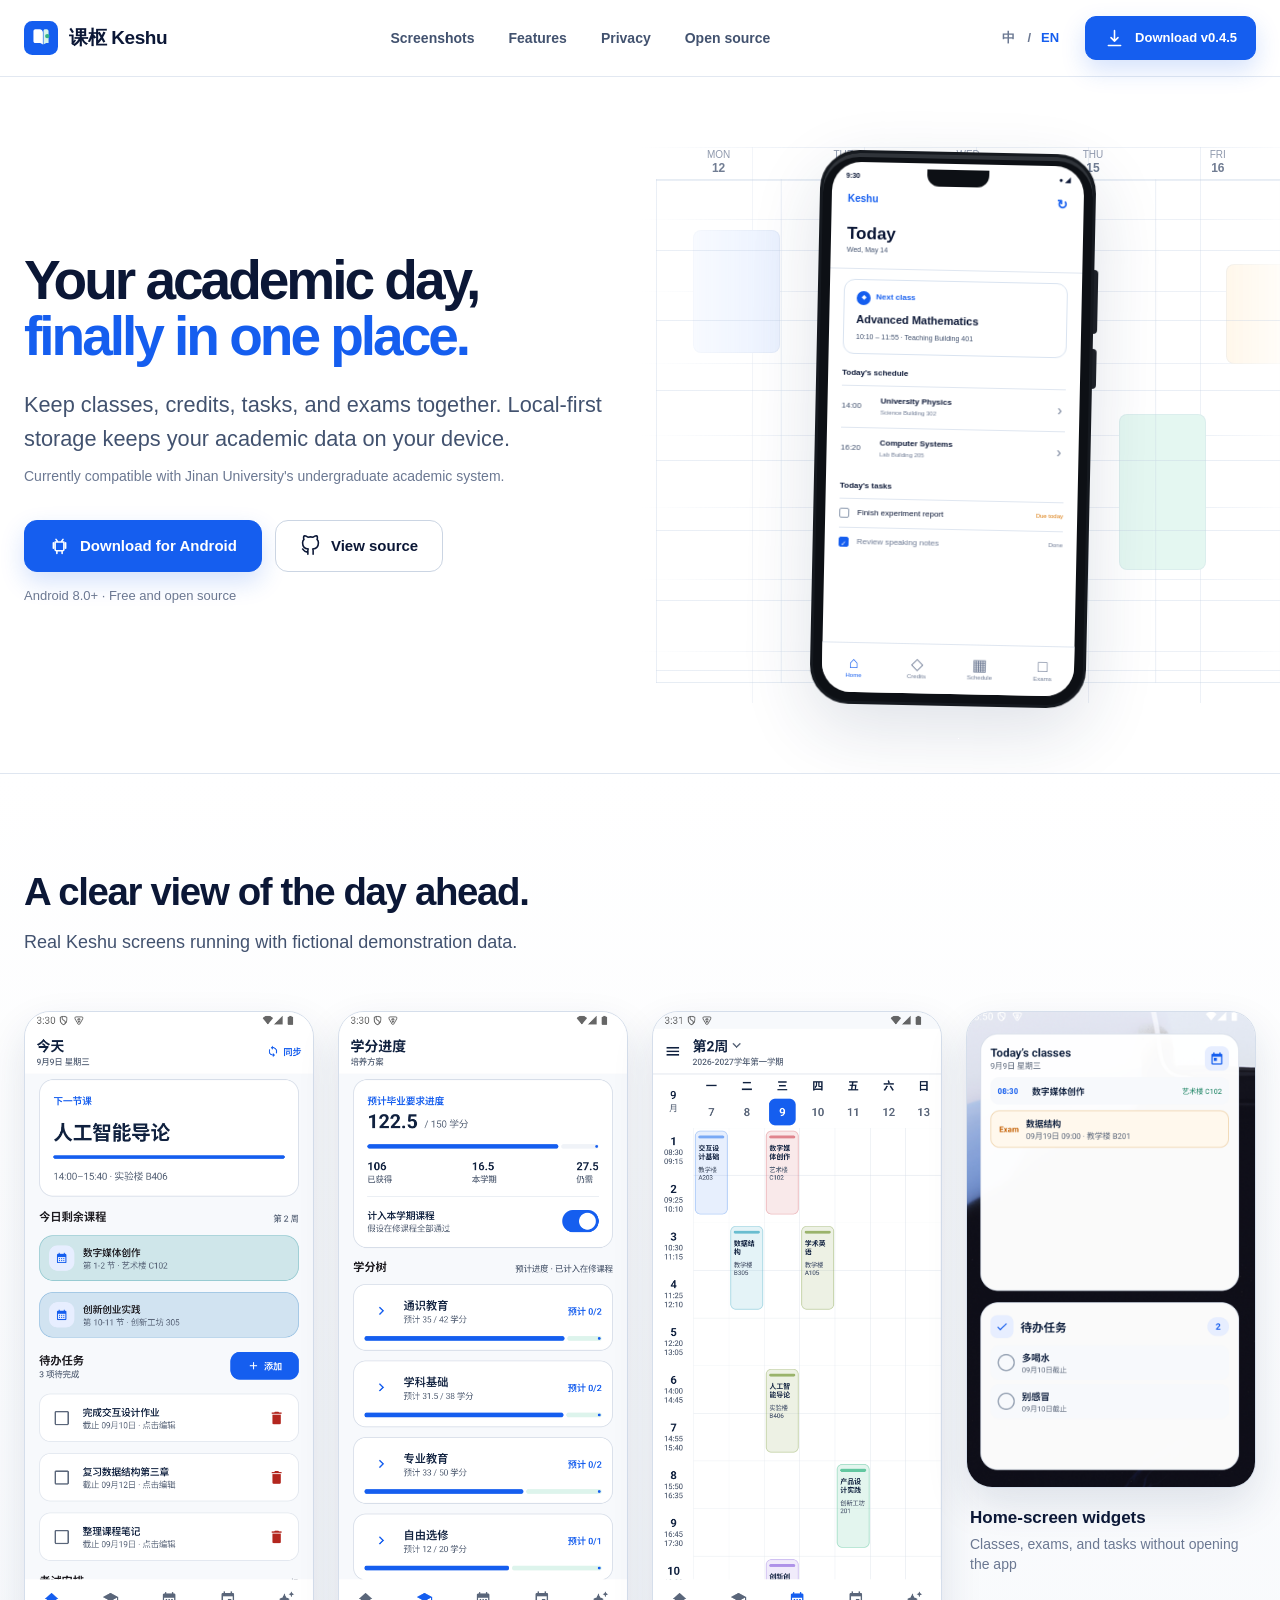
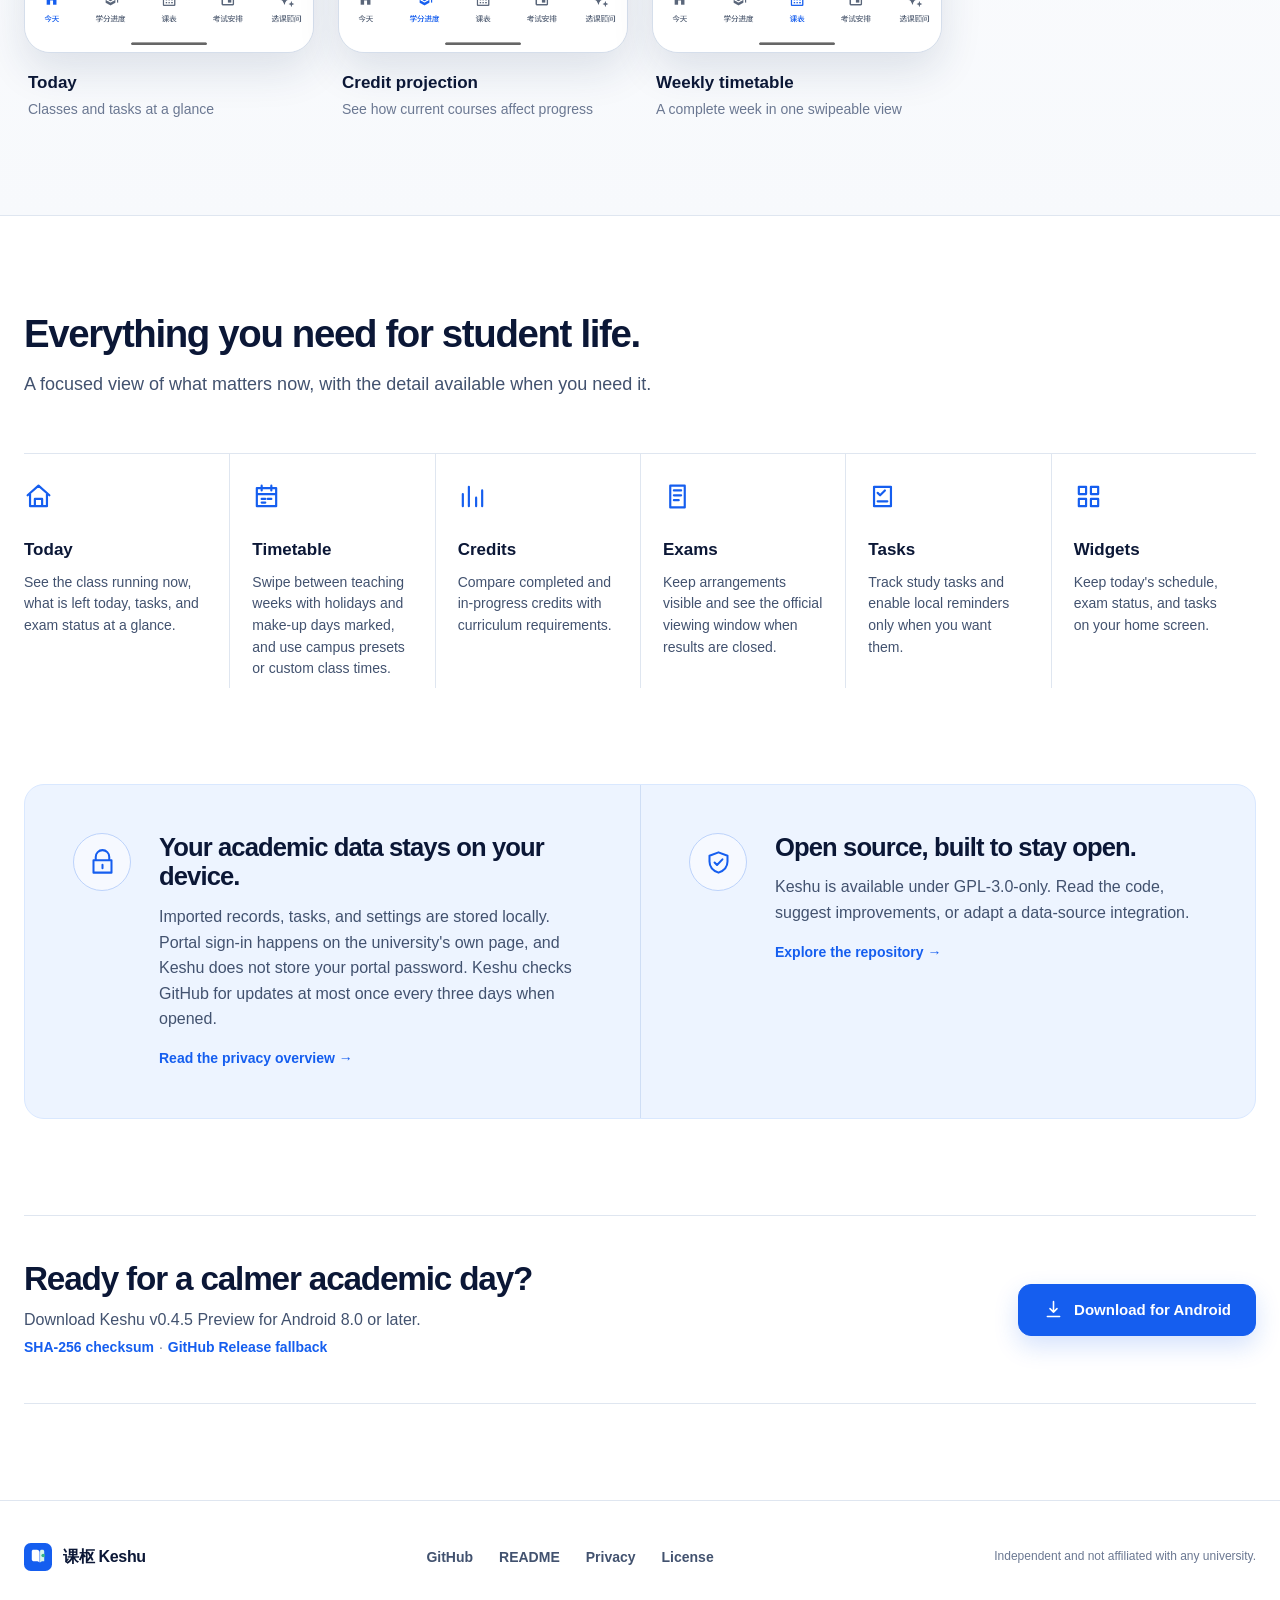
<file: site/index.html>
<!doctype html>
<html lang="en" data-language="en">
<head>
  <meta charset="utf-8">
  <meta name="viewport" content="width=device-width, initial-scale=1">
  <meta name="theme-color" content="#ffffff">
  <meta name="description" content="Keshu is a local-first Android academic companion for classes, credits, tasks, and exams.">
  <link rel="canonical" href="https://huishingcheung.github.io/Keshu/">
  <link rel="icon" href="favicon.svg" type="image/svg+xml">
  <link rel="stylesheet" href="styles.css?v=3">
  <title>Keshu · Academic companion for Android</title>
  <script>
    (() => {
      let saved = null;
      try {
        saved = localStorage.getItem('keshu-language');
      } catch (_) {
        // Language detection still works when storage is unavailable.
      }
      const language = saved === 'zh' || saved === 'en'
        ? saved
        : (navigator.language || '').toLowerCase().startsWith('zh') ? 'zh' : 'en';
      document.documentElement.dataset.language = language;
      document.documentElement.lang = language === 'zh' ? 'zh-CN' : 'en';
    })();
  </script>
</head>
<body>
  <a class="skip-link" href="#main">
    <span data-copy="en">Skip to content</span>
    <span data-copy="zh">跳到主要内容</span>
  </a>

  <header class="site-header">
    <div class="header-inner">
      <a class="brand" href="#top" aria-label="Keshu home">
        <svg class="brand-mark" viewBox="0 0 108 108" aria-hidden="true">
          <rect width="108" height="108" rx="26" fill="#155eef"/>
          <path fill="#fff" d="M30 32c0-3.3 2.7-6 6-6h14c5.5 0 10 4.5 10 10v39c-3.1-3.1-7.2-5-12-5H36c-3.3 0-6-2.7-6-6z"/>
          <path fill="#d7f4ea" d="M78 32c0-3.3-2.7-6-6-6h-5c-2.8 0-5 2.2-5 5v44c3.1-3.1 7.2-5 12-5h4z"/>
          <circle cx="74" cy="48" r="7" fill="#36b38a"/>
        </svg>
        <span>课枢 <b>Keshu</b></span>
      </a>

      <nav class="nav-links" aria-label="Primary navigation">
        <a href="#screenshots"><span data-copy="en">Screenshots</span><span data-copy="zh">界面</span></a>
        <a href="#features"><span data-copy="en">Features</span><span data-copy="zh">功能</span></a>
        <a href="#privacy"><span data-copy="en">Privacy</span><span data-copy="zh">隐私</span></a>
        <a href="#open-source"><span data-copy="en">Open source</span><span data-copy="zh">开源</span></a>
      </nav>

      <div class="header-actions">
        <div class="language-switch" role="group" aria-label="Language">
          <button type="button" data-language-button="zh" aria-pressed="false">中</button>
          <span aria-hidden="true">/</span>
          <button type="button" data-language-button="en" aria-pressed="true">EN</button>
        </div>
        <a class="button button-small" href="downloads/Keshu-v0.4.5-preview.apk">
          <svg viewBox="0 0 24 24" aria-hidden="true"><path d="M12 3v12m0 0 4-4m-4 4-4-4M5 20h14"/></svg>
          <span data-copy="en">Download v0.4.5</span><span data-copy="zh">下载 v0.4.5</span>
        </a>
      </div>
    </div>
  </header>

  <main id="main">
    <section class="hero" id="top">
      <div class="timetable-lines" aria-hidden="true">
        <i style="--x: 8%; --y: 15%; --w: 13%; --h: 22%; --tone: #dce8ff"></i>
        <i style="--x: 72%; --y: 48%; --w: 13%; --h: 28%; --tone: #d7f4ea"></i>
        <i style="--x: 88%; --y: 21%; --w: 10%; --h: 18%; --tone: #fff0d8"></i>
      </div>
      <div class="hero-inner">
        <div class="hero-copy reveal">
          <h1>
            <span data-copy="en"><span class="hero-line">Your academic day,</span><br><em class="hero-line">finally in one place.</em></span>
            <span data-copy="zh"><span class="hero-line">怎么又要</span><br><em class="hero-line">上课了？</em></span>
          </h1>
          <p class="hero-lead">
            <span data-copy="en">Keep classes, credits, tasks, and exams together. Local-first storage keeps your academic data on your device.</span>
            <span data-copy="zh">把课程、学分、待办与考试放在一起。本地优先存储，让学业数据留在你的设备上。</span>
          </p>
          <p class="compatibility">
            <span data-copy="en">Currently compatible with Jinan University's undergraduate academic system.</span>
            <span data-copy="zh">目前适配暨南大学本科教务系统。</span>
          </p>
          <div class="hero-actions">
            <a class="button" href="downloads/Keshu-v0.4.5-preview.apk">
              <svg viewBox="0 0 24 24" aria-hidden="true"><path d="M8 5l1.5 2M16 5l-1.5 2M7 8h10v8.5A1.5 1.5 0 0115.5 18h-7A1.5 1.5 0 017 16.5zM5 9v6m14-6v6M9 18v3m6-3v3"/></svg>
              <span data-copy="en">Download for Android</span><span data-copy="zh">下载 Android 版</span>
            </a>
            <a class="button button-secondary" href="https://github.com/huishingcheung/Keshu">
              <svg viewBox="0 0 24 24" aria-hidden="true"><path d="M9 19c-4.5 1.4-4.5-2.5-6-3m12 6v-3.9c0-1.1.1-1.5-.5-2.1 3.2-.4 6.5-1.6 6.5-7A5.4 5.4 0 0019.5 5 5 5 0 0019.4 1S18.2.6 15 2.5a13.4 13.4 0 00-6 0C5.8.6 4.6 1 4.6 1A5 5 0 004.5 5 5.4 5.4 0 003 9c0 5.4 3.3 6.6 6.5 7-.5.5-.6 1.2-.5 2.1V22"/></svg>
              <span data-copy="en">View source</span><span data-copy="zh">查看源码</span>
            </a>
          </div>
          <p class="hero-note">
            <span data-copy="en">Android 8.0+ · Free and open source</span>
            <span data-copy="zh">Android 8.0+ · 免费开源</span>
          </p>
        </div>

        <div class="product-stage reveal" aria-label="Keshu app preview">
          <div class="week-grid" aria-hidden="true">
            <span class="grid-day day-one">MON<br><b>12</b></span>
            <span class="grid-day day-two">TUE<br><b>13</b></span>
            <span class="grid-day day-three">WED<br><b>14</b></span>
            <span class="grid-day day-four">THU<br><b>15</b></span>
            <span class="grid-day day-five">FRI<br><b>16</b></span>
          </div>
          <div class="phone">
            <div class="phone-speaker"></div>
            <div class="phone-screen">
              <div class="status-row"><span>9:30</span><span>● ◢</span></div>
              <div class="app-heading">
                <span class="app-brand">Keshu</span>
                <span class="sync-icon">↻</span>
              </div>
              <div class="today-title"><b><span data-copy="en">Today</span><span data-copy="zh">今天</span></b><small><span data-copy="en">Wed, May 14</span><span data-copy="zh">5月14日 周三</span></small></div>
              <div class="next-class">
                <span class="section-label"><span class="label-icon">◆</span> <span data-copy="en">Next class</span><span data-copy="zh">下一节课</span></span>
                <strong><span data-copy="en">Advanced Mathematics</span><span data-copy="zh">高等数学（下）</span></strong>
                <span class="class-meta">10:10 – 11:55 · <span data-copy="en">Teaching Building 401</span><span data-copy="zh">教学楼 401</span></span>
              </div>
              <div class="phone-section">
                <h3><span data-copy="en">Today's schedule</span><span data-copy="zh">今日课程</span></h3>
                <div class="schedule-row"><time>14:00</time><span><b><span data-copy="en">University Physics</span><span data-copy="zh">大学物理</span></b><small><span data-copy="en">Science Building 302</span><span data-copy="zh">理工楼 302</span></small></span><i>›</i></div>
                <div class="schedule-row"><time>16:20</time><span><b><span data-copy="en">Computer Systems</span><span data-copy="zh">程序设计基础</span></b><small><span data-copy="en">Lab Building 205</span><span data-copy="zh">实验楼 205</span></small></span><i>›</i></div>
              </div>
              <div class="phone-section task-section">
                <h3><span data-copy="en">Today's tasks</span><span data-copy="zh">今日待办</span></h3>
                <div class="task-row"><i></i><span><span data-copy="en">Finish experiment report</span><span data-copy="zh">完成实验报告</span></span><em><span data-copy="en">Due today</span><span data-copy="zh">今天截止</span></em></div>
                <div class="task-row done"><i>✓</i><span><span data-copy="en">Review speaking notes</span><span data-copy="zh">复习口语笔记</span></span><em><span data-copy="en">Done</span><span data-copy="zh">已完成</span></em></div>
              </div>
              <div class="phone-nav">
                <span class="active"><i>⌂</i><small><span data-copy="en">Home</span><span data-copy="zh">首页</span></small></span>
                <span><i>◇</i><small><span data-copy="en">Credits</span><span data-copy="zh">学分</span></small></span>
                <span><i>▦</i><small><span data-copy="en">Schedule</span><span data-copy="zh">课表</span></small></span>
                <span><i>□</i><small><span data-copy="en">Exams</span><span data-copy="zh">考试</span></small></span>
              </div>
            </div>
          </div>
        </div>
      </div>
    </section>

    <section class="screenshots section" id="screenshots">
      <div class="section-inner">
        <div class="section-heading reveal">
          <h2><span data-copy="en">A clear view of the day ahead.</span><span data-copy="zh">真实界面，一眼看清学业日常。</span></h2>
          <p><span data-copy="en">Real Keshu screens running with fictional demonstration data.</span><span data-copy="zh">以下界面均由课枢实际运行生成，内容为虚构演示数据。</span></p>
        </div>
        <div class="screenshot-grid">
          <figure class="screenshot-card reveal">
            <img src="assets/screenshots/today.png" loading="lazy" decoding="async" alt="Keshu Today screen" data-alt-en="Keshu Today screen" data-alt-zh="课枢今天页面">
            <figcaption><strong><span data-copy="en">Today</span><span data-copy="zh">今天</span></strong><span data-copy="en">Classes and tasks at a glance</span><span data-copy="zh">课程与待办一目了然</span></figcaption>
          </figure>
          <figure class="screenshot-card reveal">
            <img src="assets/screenshots/credit-projection.png" loading="lazy" decoding="async" alt="Keshu credit projection screen" data-alt-en="Keshu credit projection screen" data-alt-zh="课枢学分预测页面">
            <figcaption><strong><span data-copy="en">Credit projection</span><span data-copy="zh">学分预测</span></strong><span data-copy="en">See how current courses affect progress</span><span data-copy="zh">查看在修课程对毕业进度的影响</span></figcaption>
          </figure>
          <figure class="screenshot-card reveal">
            <img src="assets/screenshots/timetable.png" loading="lazy" decoding="async" alt="Keshu weekly timetable" data-alt-en="Keshu weekly timetable" data-alt-zh="课枢周课表页面">
            <figcaption><strong><span data-copy="en">Weekly timetable</span><span data-copy="zh">周课表</span></strong><span data-copy="en">A complete week in one swipeable view</span><span data-copy="zh">在可滑动视图中查看完整教学周</span></figcaption>
          </figure>
          <figure class="screenshot-card screenshot-card-widgets reveal">
            <img src="assets/screenshots/widgets.png" loading="lazy" decoding="async" alt="Keshu schedule and task home-screen widgets" data-alt-en="Keshu schedule and task home-screen widgets" data-alt-zh="课枢课程与待办桌面小组件">
            <figcaption><strong><span data-copy="en">Home-screen widgets</span><span data-copy="zh">桌面小组件</span></strong><span data-copy="en">Classes, exams, and tasks without opening the app</span><span data-copy="zh">无需打开应用，也能查看课程、考试和待办</span></figcaption>
          </figure>
        </div>
      </div>
    </section>

    <section class="features section" id="features">
      <div class="section-inner">
        <div class="section-heading reveal">
          <h2><span data-copy="en">Everything you need for student life.</span><span data-copy="zh">学业日常所需，集中在一处。</span></h2>
          <p><span data-copy="en">A focused view of what matters now, with the detail available when you need it.</span><span data-copy="zh">先看到当下最重要的事，需要时再深入查看细节。</span></p>
        </div>
        <div class="feature-list">
          <article class="feature reveal">
            <svg viewBox="0 0 24 24" aria-hidden="true"><path d="M3 11l9-8 9 8M5 10v10h14V10M9 20v-6h6v6"/></svg>
            <h3><span data-copy="en">Today</span><span data-copy="zh">今天</span></h3>
            <p><span data-copy="en">See the class running now, what is left today, tasks, and exam status at a glance.</span><span data-copy="zh">一眼查看正在上的课、今日剩余课程、待办与考试状态。</span></p>
          </article>
          <article class="feature reveal">
            <svg viewBox="0 0 24 24" aria-hidden="true"><path d="M4 5h16v15H4zM8 3v4m8-4v4M4 10h16M8 14h3m2 0h3m-8 3h3"/></svg>
            <h3><span data-copy="en">Timetable</span><span data-copy="zh">课表</span></h3>
            <p><span data-copy="en">Swipe between teaching weeks with holidays and make-up days marked, and use campus presets or custom class times.</span><span data-copy="zh">滑动切换教学周，自动标注放假与调休，并可选择校区预设或自定义上课时间。</span></p>
          </article>
          <article class="feature reveal">
            <svg viewBox="0 0 24 24" aria-hidden="true"><path d="M4 20V10m5 10V4m6 16v-7m5 7V7"/></svg>
            <h3><span data-copy="en">Credits</span><span data-copy="zh">学分</span></h3>
            <p><span data-copy="en">Compare completed and in-progress credits with curriculum requirements.</span><span data-copy="zh">对照培养方案查看已修、在修和毕业要求学分。</span></p>
          </article>
          <article class="feature reveal">
            <svg viewBox="0 0 24 24" aria-hidden="true"><path d="M6 3h12v18H6zM9 7h6m-6 4h6m-6 4h4"/></svg>
            <h3><span data-copy="en">Exams</span><span data-copy="zh">考试</span></h3>
            <p><span data-copy="en">Keep arrangements visible and see the official viewing window when results are closed.</span><span data-copy="zh">集中查看考试安排；未开放查询时显示学校公布的查看时间。</span></p>
          </article>
          <article class="feature reveal">
            <svg viewBox="0 0 24 24" aria-hidden="true"><path d="M5 4h14v16H5zM8 9l2 2 4-4m-6 9h8"/></svg>
            <h3><span data-copy="en">Tasks</span><span data-copy="zh">待办</span></h3>
            <p><span data-copy="en">Track study tasks and enable local reminders only when you want them.</span><span data-copy="zh">管理学习待办，并只在需要时开启本地提醒。</span></p>
          </article>
          <article class="feature reveal">
            <svg viewBox="0 0 24 24" aria-hidden="true"><path d="M4 4h6v6H4zm10 0h6v6h-6zM4 14h6v6H4zm10 0h6v6h-6z"/></svg>
            <h3><span data-copy="en">Widgets</span><span data-copy="zh">小组件</span></h3>
            <p><span data-copy="en">Keep today's schedule, exam status, and tasks on your home screen.</span><span data-copy="zh">把今日课表、考试状态与待办留在桌面上。</span></p>
          </article>
        </div>
      </div>
    </section>

    <section class="trust section" id="privacy">
      <div class="section-inner trust-grid">
        <div class="trust-item reveal">
          <div class="trust-icon"><svg viewBox="0 0 24 24" aria-hidden="true"><path d="M6 10V7a6 6 0 0112 0v3M4 10h16v11H4zM12 14v3"/></svg></div>
          <div>
            <h2><span data-copy="en">Your academic data stays on your device.</span><span data-copy="zh">你的学业数据留在设备上。</span></h2>
            <p><span data-copy="en">Imported records, tasks, and settings are stored locally. Portal sign-in happens on the university's own page, and Keshu does not store your portal password. Keshu checks GitHub for updates at most once every three days when opened.</span><span data-copy="zh">导入记录、待办和设置均保存在本地。教务登录在学校自己的页面完成，课枢不会保存教务密码。课枢启动时最多每三天访问一次 GitHub 检查更新。</span></p>
            <a href="https://github.com/huishingcheung/Keshu#privacy"><span data-copy="en">Read the privacy overview</span><span data-copy="zh">阅读隐私说明</span> <span aria-hidden="true">→</span></a>
          </div>
        </div>
        <div class="trust-item reveal" id="open-source">
          <div class="trust-icon"><svg viewBox="0 0 24 24" aria-hidden="true"><path d="M12 3l8 3v5c0 5-3.4 8.3-8 10-4.6-1.7-8-5-8-10V6zM8.5 12l2.2 2.2 4.8-5"/></svg></div>
          <div>
            <h2><span data-copy="en">Open source, built to stay open.</span><span data-copy="zh">开放源码，也持续保持开放。</span></h2>
            <p><span data-copy="en">Keshu is available under GPL-3.0-only. Read the code, suggest improvements, or adapt a data-source integration.</span><span data-copy="zh">课枢采用 GPL-3.0-only。你可以阅读源码、提出改进，或适配新的教务数据源。</span></p>
            <a href="https://github.com/huishingcheung/Keshu"><span data-copy="en">Explore the repository</span><span data-copy="zh">浏览项目仓库</span> <span aria-hidden="true">→</span></a>
          </div>
        </div>
      </div>
    </section>

    <section class="download-section section">
      <div class="section-inner download-inner reveal">
        <div>
          <h2><span data-copy="en">Ready for a calmer academic day?</span><span data-copy="zh">准备好让学业日常更从容了吗？</span></h2>
          <p><span data-copy="en">Download Keshu v0.4.5 Preview for Android 8.0 or later.</span><span data-copy="zh">下载适用于 Android 8.0 及以上版本的课枢 v0.4.5 预览版。</span></p>
          <div class="download-links">
            <a class="checksum" href="downloads/Keshu-v0.4.5-preview.apk.sha256">
              <span data-copy="en">SHA-256 checksum</span><span data-copy="zh">SHA-256 校验文件</span>
            </a>
            <span aria-hidden="true">·</span>
            <a href="https://github.com/huishingcheung/Keshu/releases/tag/v0.4.5">
              <span data-copy="en">GitHub Release fallback</span><span data-copy="zh">GitHub Release 备用下载</span>
            </a>
          </div>
        </div>
        <a class="button" href="downloads/Keshu-v0.4.5-preview.apk">
          <svg viewBox="0 0 24 24" aria-hidden="true"><path d="M12 3v12m0 0 4-4m-4 4-4-4M5 20h14"/></svg>
          <span data-copy="en">Download for Android</span><span data-copy="zh">下载 Android 版</span>
        </a>
      </div>
    </section>
  </main>

  <footer class="site-footer">
    <div class="footer-inner">
      <a class="brand footer-brand" href="#top">
        <svg class="brand-mark" viewBox="0 0 108 108" aria-hidden="true">
          <rect width="108" height="108" rx="26" fill="#155eef"/>
          <path fill="#fff" d="M30 32c0-3.3 2.7-6 6-6h14c5.5 0 10 4.5 10 10v39c-3.1-3.1-7.2-5-12-5H36c-3.3 0-6-2.7-6-6z"/>
          <path fill="#d7f4ea" d="M78 32c0-3.3-2.7-6-6-6h-5c-2.8 0-5 2.2-5 5v44c3.1-3.1 7.2-5 12-5h4z"/>
          <circle cx="74" cy="48" r="7" fill="#36b38a"/>
        </svg>
        <span>课枢 <b>Keshu</b></span>
      </a>
      <nav class="footer-links" aria-label="Footer navigation">
        <a href="https://github.com/huishingcheung/Keshu">GitHub</a>
        <a href="https://github.com/huishingcheung/Keshu#readme">README</a>
        <a href="https://github.com/huishingcheung/Keshu#privacy"><span data-copy="en">Privacy</span><span data-copy="zh">隐私</span></a>
        <a href="https://github.com/huishingcheung/Keshu/blob/main/LICENSE"><span data-copy="en">License</span><span data-copy="zh">许可证</span></a>
      </nav>
      <p><span data-copy="en">Independent and not affiliated with any university.</span><span data-copy="zh">独立项目，与任何学校均无隶属关系。</span></p>
    </div>
  </footer>

  <script src="script.js?v=3" defer></script>
</body>
</html>
</file>
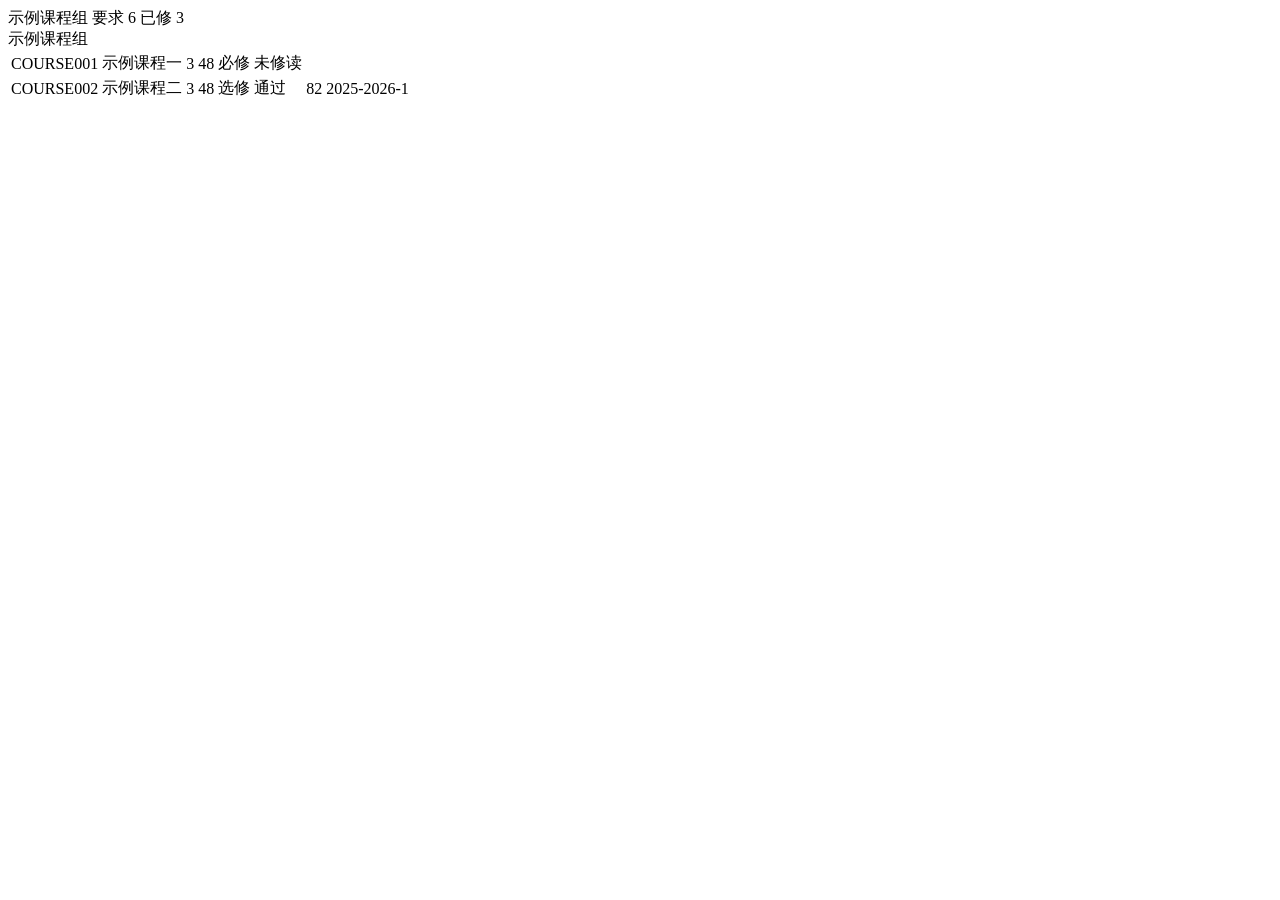
<file: app/src/test/resources/fixtures/curriculum-course-detail.html>
<!doctype html>
<html lang="zh-CN">
<body>
  <jmnode class="selected" nodeid="group-detail" style="left: 200px; top: 20px">
    <span class="jsmind_node_title_span" title="示例课程组">示例课程组</span>
    要求 6 已修 3
  </jmnode>
  <div class="bh-property-dialog">
    <div bh-property-dialog-role="header"><span class="h3">示例课程组</span></div>
    <table>
      <tr id="row-dykkrws-index-table-1" data-key="course-1">
        <td role="gridcell">COURSE001</td>
        <td role="gridcell">示例课程一</td>
        <td role="gridcell">3</td>
        <td role="gridcell">48</td>
        <td role="gridcell">必修</td>
        <td role="gridcell">未修读</td>
        <td role="gridcell"></td>
        <td role="gridcell"></td>
      </tr>
      <tr id="row-dykkrws-index-table-2" data-key="course-2">
        <td role="gridcell">COURSE002</td>
        <td role="gridcell">示例课程二</td>
        <td role="gridcell">3</td>
        <td role="gridcell">48</td>
        <td role="gridcell">选修</td>
        <td role="gridcell">通过</td>
        <td role="gridcell">82</td>
        <td role="gridcell">2025-2026-1</td>
      </tr>
    </table>
  </div>
</body>
</html>
</file>
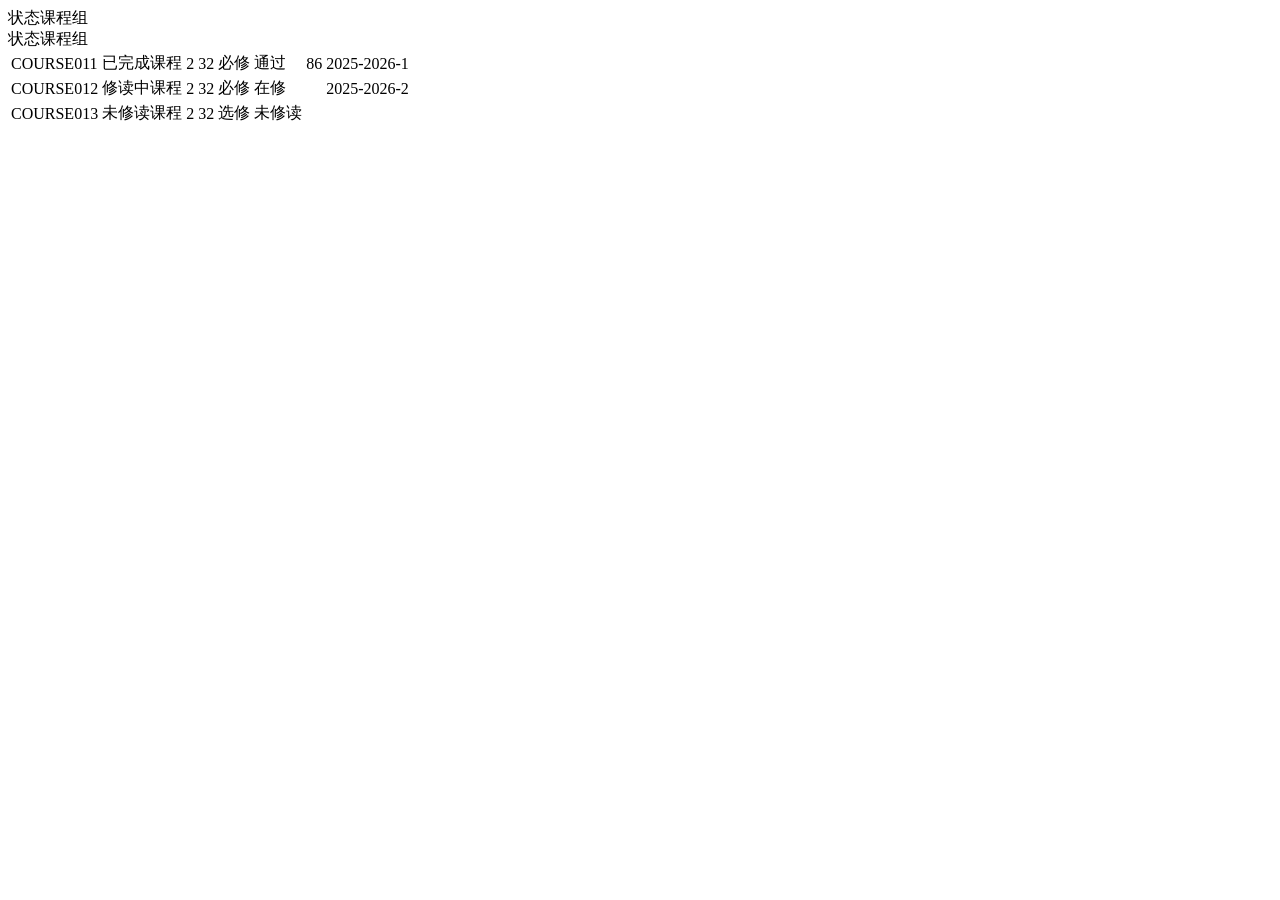
<file: app/src/test/resources/fixtures/curriculum-course-statuses.html>
<!doctype html>
<html lang="zh-CN">
<body>
  <jmnode class="selected" nodeid="group-status" style="left: 200px; top: 20px">
    <span class="jsmind_node_title_span" title="状态课程组">状态课程组</span>
  </jmnode>
  <div class="bh-property-dialog">
    <div bh-property-dialog-role="header"><span class="h3">状态课程组</span></div>
    <table>
      <tr data-key="passed">
        <td role="gridcell">COURSE011</td><td role="gridcell">已完成课程</td><td role="gridcell">2</td>
        <td role="gridcell">32</td><td role="gridcell">必修</td><td role="gridcell">通过</td>
        <td role="gridcell">86</td><td role="gridcell">2025-2026-1</td>
      </tr>
      <tr data-key="taking">
        <td role="gridcell">COURSE012</td><td role="gridcell">修读中课程</td><td role="gridcell">2</td>
        <td role="gridcell">32</td><td role="gridcell">必修</td><td role="gridcell">在修</td>
        <td role="gridcell"></td><td role="gridcell">2025-2026-2</td>
      </tr>
      <tr data-key="pending">
        <td role="gridcell">COURSE013</td><td role="gridcell">未修读课程</td><td role="gridcell">2</td>
        <td role="gridcell">32</td><td role="gridcell">选修</td><td role="gridcell">未修读</td>
        <td role="gridcell"></td><td role="gridcell"></td>
      </tr>
    </table>
  </div>
</body>
</html>
</file>
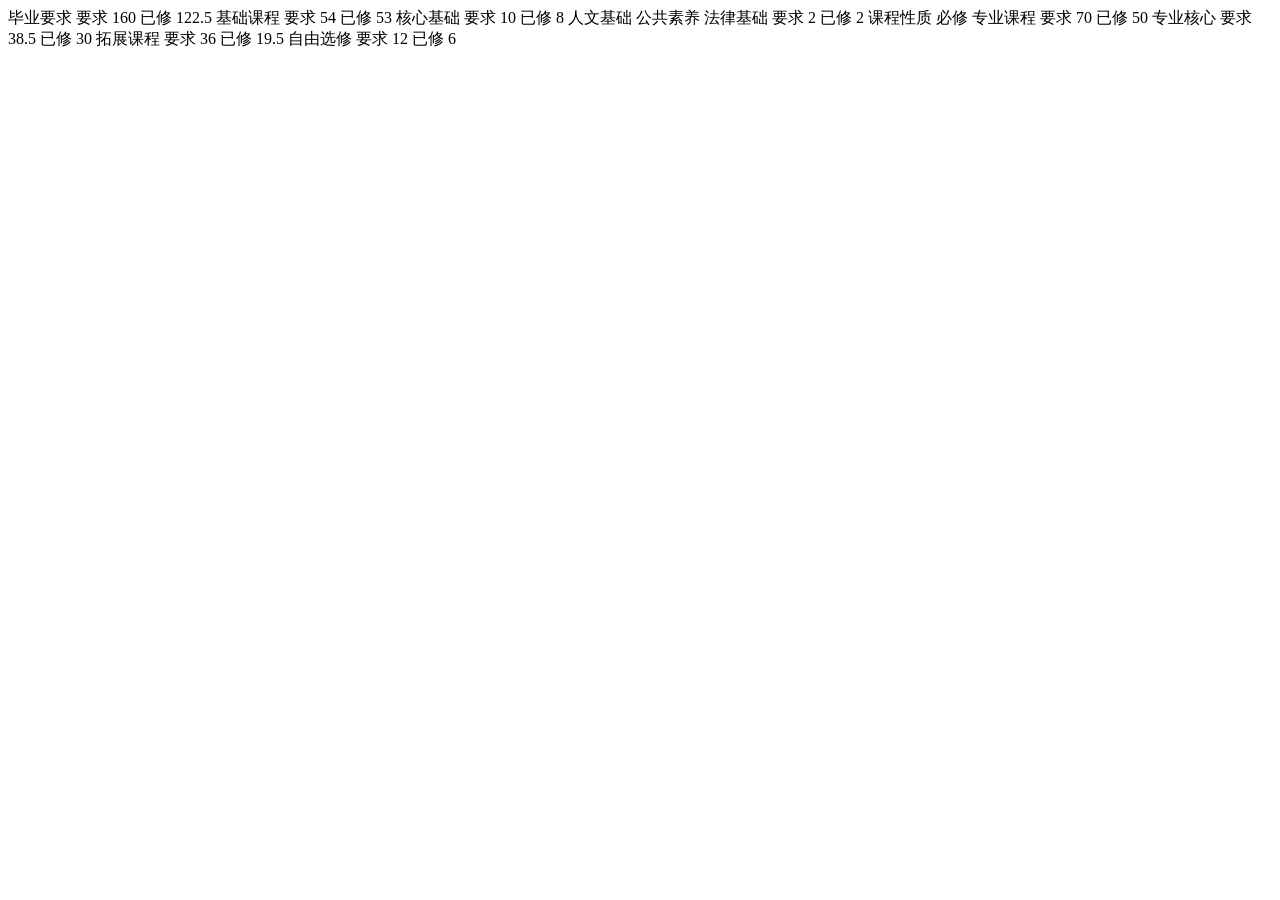
<file: app/src/test/resources/fixtures/curriculum-tree.html>
<!doctype html>
<html lang="zh-CN">
<body>
  <jmnode class="root" nodeid="root" style="left: 0px; top: 0px">
    <span class="jsmind_node_title_span" title="毕业要求">毕业要求</span>
    要求 160 已修 122.5
  </jmnode>

  <jmnode nodeid="large-foundation" style="left: 100px; top: 10px">
    <span class="jsmind_node_title_span" title="基础课程">基础课程</span>
    要求 54 已修 53
  </jmnode>
  <jmnode nodeid="small-core" style="left: 200px; top: 20px">
    <span class="jsmind_node_title_span" title="核心基础">核心基础</span>
    要求 10 已修 8
  </jmnode>
  <jmnode nodeid="small-humanities" style="left: 200px; top: 30px">
    <span class="jsmind_node_title_span" title="人文基础">人文基础</span>
  </jmnode>
  <jmnode nodeid="small-civics" style="left: 300px; top: 40px">
    <span class="jsmind_node_title_span" title="公共素养">公共素养</span>
  </jmnode>
  <jmnode nodeid="small-law" style="left: 400px; top: 50px">
    <span class="jsmind_node_title_span" title="法律基础">法律基础</span>
    要求 2 已修 2 课程性质 必修
  </jmnode>

  <jmnode nodeid="large-major" style="left: 100px; top: 60px">
    <span class="jsmind_node_title_span" title="专业课程">专业课程</span>
    要求 70 已修 50
  </jmnode>
  <jmnode nodeid="small-major" style="left: 200px; top: 70px">
    <span class="jsmind_node_title_span" title="专业核心">专业核心</span>
    要求 38.5 已修 30
  </jmnode>

  <jmnode nodeid="large-elective" style="left: 100px; top: 80px">
    <span class="jsmind_node_title_span" title="拓展课程">拓展课程</span>
    要求 36 已修 19.5
  </jmnode>
  <jmnode nodeid="small-elective" style="left: 200px; top: 90px">
    <span class="jsmind_node_title_span" title="自由选修">自由选修</span>
    要求 12 已修 6
  </jmnode>
</body>
</html>
</file>
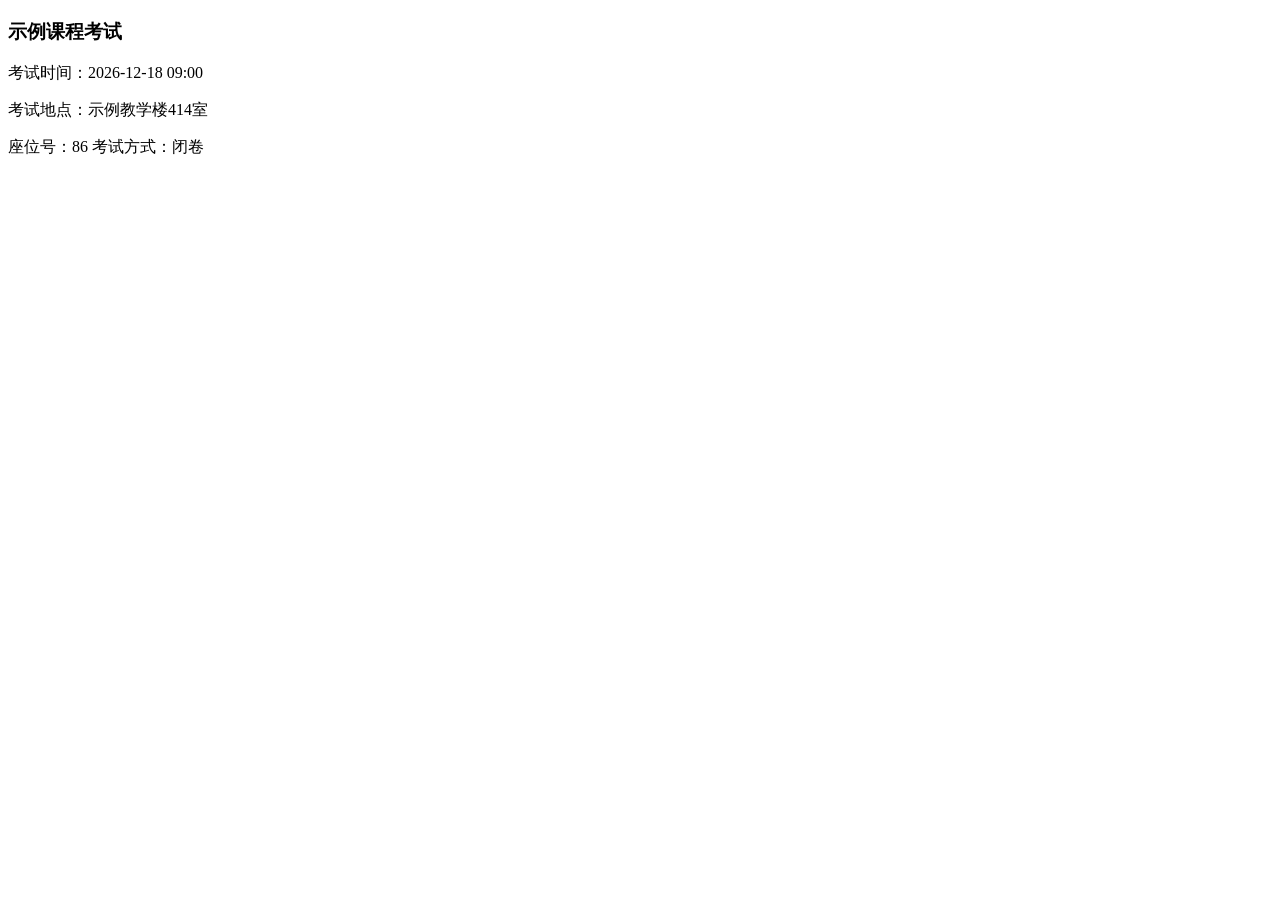
<file: app/src/test/resources/fixtures/exams.html>
<!doctype html>
<html lang="zh-CN">
<body>
  <article class="scenes-card">
    <h3 title="示例课程考试">示例课程考试</h3>
    <p>考试时间：2026-12-18 09:00</p>
    <p title="示例教学楼414室">考试地点：示例教学楼414室</p>
    <p>座位号：86 考试方式：闭卷</p>
  </article>
</body>
</html>
</file>
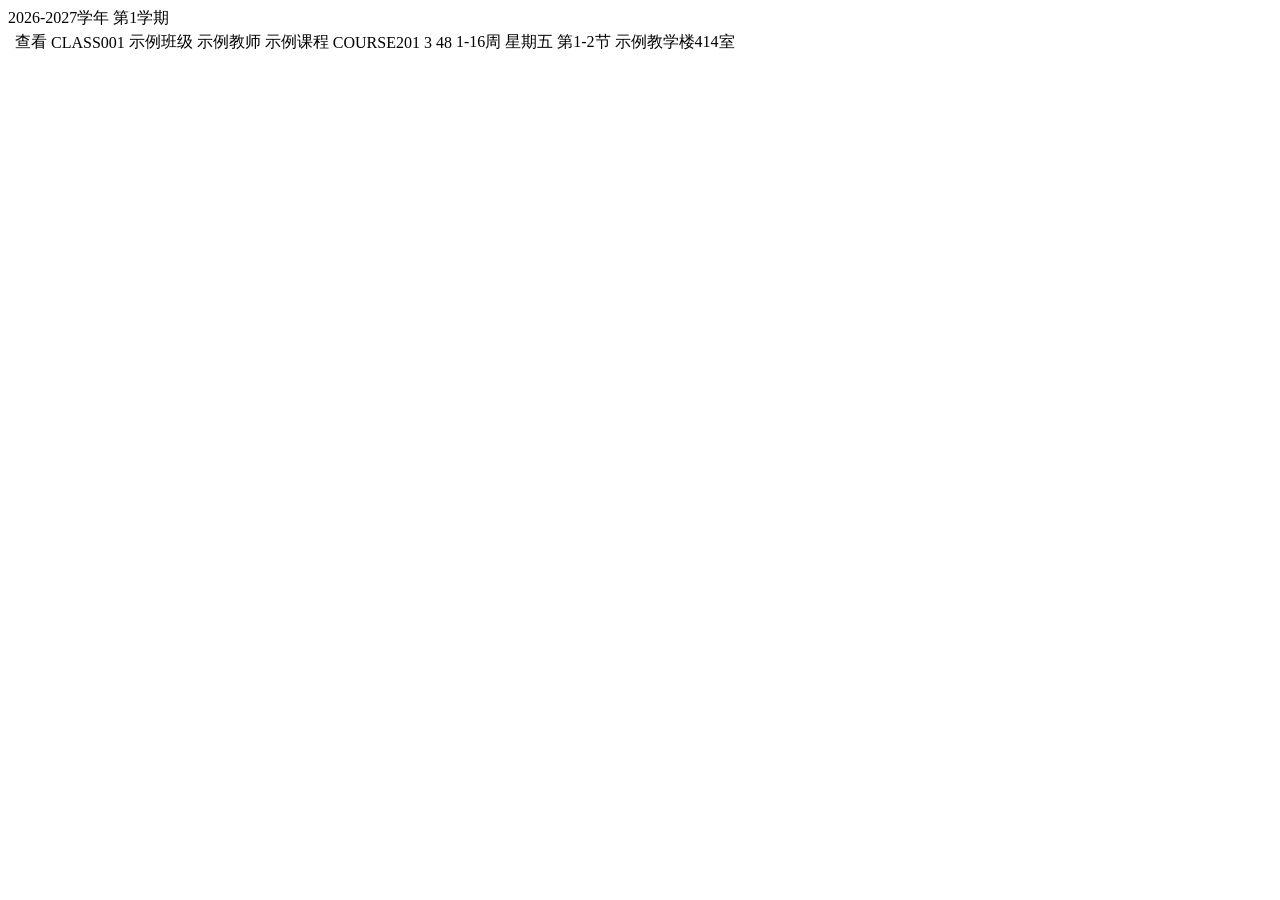
<file: app/src/test/resources/fixtures/schedule.html>
<!doctype html>
<html lang="zh-CN">
<body>
  <label id="dqxnxq2">2026-2027学年 第1学期</label>
  <table>
    <tr role="row" id="row0jqxWidgetSynthetic">
      <td role="gridcell"></td>
      <td role="gridcell">查看</td>
      <td role="gridcell">CLASS001</td>
      <td role="gridcell">示例班级</td>
      <td role="gridcell">示例教师</td>
      <td role="gridcell">示例课程</td>
      <td role="gridcell">COURSE201</td>
      <td role="gridcell">3</td>
      <td role="gridcell">48</td>
      <td role="gridcell">1-16周 星期五 第1-2节</td>
      <td role="gridcell">示例教学楼414室</td>
    </tr>
  </table>
</body>
</html>
</file>
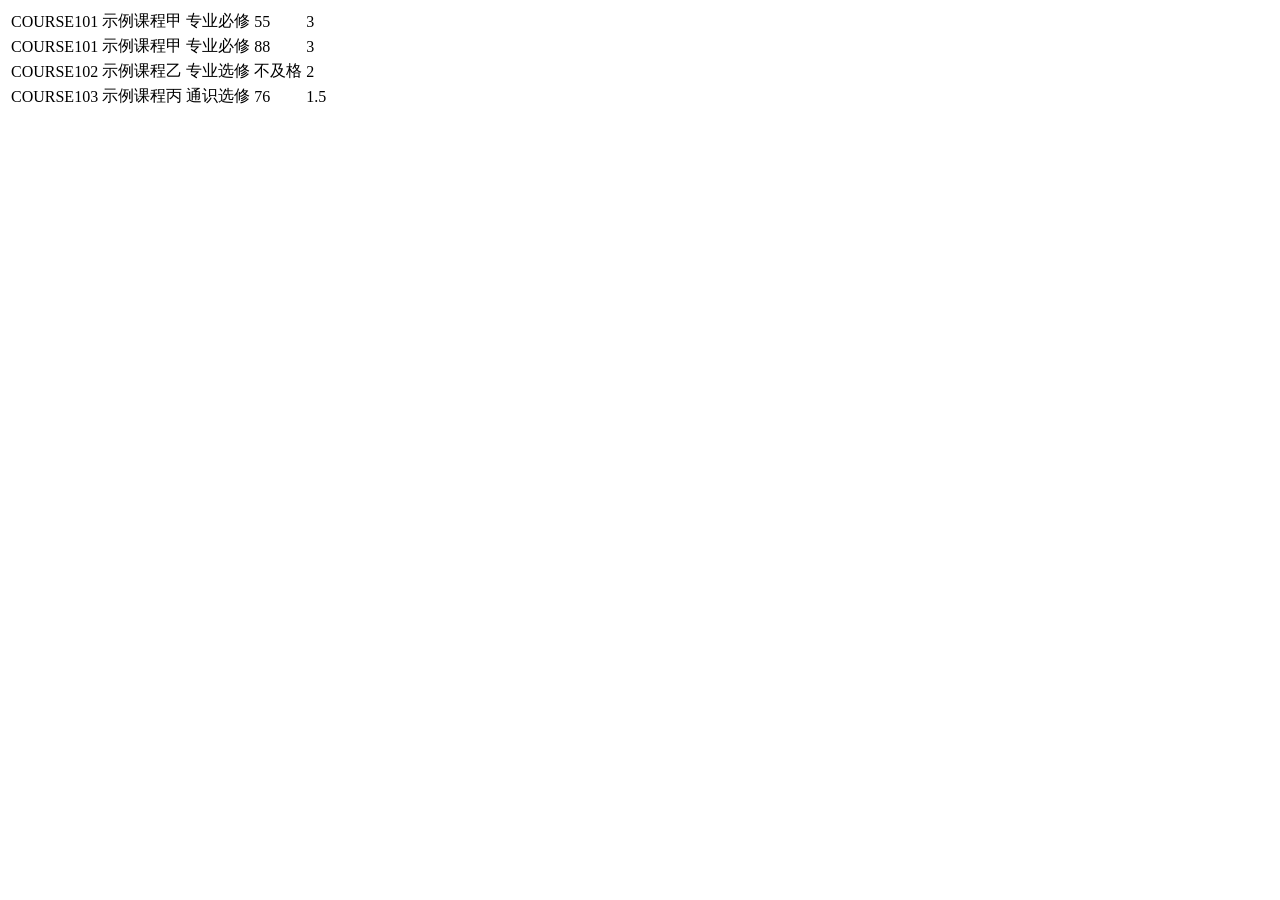
<file: app/src/test/resources/fixtures/transcript.html>
<!doctype html>
<html lang="zh-CN">
<body>
  <table>
    <tr>
      <td id="B-row-1">COURSE101</td><td id="C-row-1">示例课程甲</td>
      <td id="F-row-1">专业必修</td><td id="G-row-1">55</td><td id="H-row-1">3</td>
    </tr>
    <tr>
      <td id="B-row-2">COURSE101</td><td id="C-row-2">示例课程甲</td>
      <td id="F-row-2">专业必修</td><td id="G-row-2">88</td><td id="H-row-2">3</td>
    </tr>
    <tr>
      <td id="B-row-3">COURSE102</td><td id="C-row-3">示例课程乙</td>
      <td id="F-row-3">专业选修</td><td id="G-row-3">不及格</td><td id="H-row-3">2</td>
    </tr>
    <tr>
      <td id="B-row-4">COURSE103</td><td id="C-row-4">示例课程丙</td>
      <td id="F-row-4">通识选修</td><td id="G-row-4">76</td><td id="H-row-4">1.5</td>
    </tr>
  </table>
</body>
</html>
</file>
<file: site/styles.css>
:root {
  color-scheme: light;
  --blue: #155eef;
  --blue-dark: #0f46bd;
  --blue-soft: #edf4ff;
  --jade: #36b38a;
  --jade-soft: #dff7ef;
  --amber: #d97706;
  --ink: #0b1736;
  --body: #42526f;
  --muted: #6b7892;
  --line: #dfe6f0;
  --surface: #f7f9fc;
  --white: #fff;
  --shadow: 0 24px 70px rgba(28, 49, 89, .14);
  --radius: 20px;
  --max-width: 1340px;
}

* { box-sizing: border-box; }

html { scroll-behavior: smooth; }

body {
  margin: 0;
  color: var(--ink);
  background: var(--white);
  font-family: Inter, ui-sans-serif, -apple-system, BlinkMacSystemFont, "Segoe UI", "Noto Sans", "Noto Sans SC", "PingFang SC", "Microsoft YaHei", sans-serif;
  font-size: 16px;
  line-height: 1.6;
  -webkit-font-smoothing: antialiased;
}

button, a { font: inherit; }
a { color: inherit; }

[data-copy] { display: none; }
html[data-language="en"] [data-copy="en"],
html[data-language="zh"] [data-copy="zh"] { display: revert; }

.skip-link {
  position: fixed;
  z-index: 100;
  top: 12px;
  left: 12px;
  padding: 10px 16px;
  color: var(--white);
  background: var(--ink);
  border-radius: 10px;
  transform: translateY(-150%);
}

.skip-link:focus { transform: translateY(0); }

.site-header {
  position: sticky;
  z-index: 20;
  top: 0;
  border-bottom: 1px solid rgba(223, 230, 240, .9);
  background: rgba(255, 255, 255, .92);
  backdrop-filter: blur(16px);
}

.header-inner,
.section-inner,
.footer-inner {
  width: min(calc(100% - 48px), var(--max-width));
  margin-inline: auto;
}

.header-inner {
  min-height: 76px;
  display: flex;
  align-items: center;
  gap: 32px;
}

.brand {
  display: inline-flex;
  align-items: center;
  gap: 11px;
  color: var(--ink);
  font-size: 19px;
  font-weight: 650;
  letter-spacing: -.02em;
  text-decoration: none;
  white-space: nowrap;
}

.brand b { font-weight: 780; }
.brand-mark { width: 34px; height: 34px; flex: none; }

.nav-links {
  display: flex;
  align-items: center;
  gap: 34px;
  margin-inline: auto;
}

.nav-links a,
.footer-links a {
  color: var(--body);
  font-size: 14px;
  font-weight: 600;
  text-decoration: none;
  transition: color .18s ease;
}

.nav-links a:hover,
.footer-links a:hover { color: var(--blue); }

.header-actions {
  display: flex;
  align-items: center;
  gap: 20px;
}

.language-switch {
  display: flex;
  align-items: center;
  gap: 4px;
  color: var(--muted);
  font-size: 13px;
  font-weight: 700;
}

.language-switch button {
  min-width: 30px;
  min-height: 44px;
  padding: 0;
  color: var(--muted);
  border: 0;
  background: transparent;
  cursor: pointer;
}

.language-switch button[aria-pressed="true"] { color: var(--blue); }

.button {
  min-height: 52px;
  display: inline-flex;
  align-items: center;
  justify-content: center;
  gap: 10px;
  padding: 0 24px;
  color: var(--white);
  background: var(--blue);
  border: 1px solid var(--blue);
  border-radius: 13px;
  box-shadow: 0 10px 24px rgba(21, 94, 239, .18);
  font-size: 15px;
  font-weight: 720;
  text-decoration: none;
  transition: transform .18s ease, background .18s ease, box-shadow .18s ease;
}

.button:hover {
  background: var(--blue-dark);
  box-shadow: 0 14px 30px rgba(21, 94, 239, .24);
  transform: translateY(-2px);
}

.button svg,
.feature svg,
.trust-icon svg {
  fill: none;
  stroke: currentColor;
  stroke-width: 1.8;
  stroke-linecap: round;
  stroke-linejoin: round;
}

.button svg { width: 21px; height: 21px; }
.button-small { min-height: 44px; padding: 0 18px; font-size: 13px; border-radius: 11px; }

.button-secondary {
  color: var(--ink);
  background: var(--white);
  border-color: #cbd5e3;
  box-shadow: none;
}

.button-secondary:hover { color: var(--blue); background: var(--white); box-shadow: 0 10px 24px rgba(28, 49, 89, .1); }

.hero {
  position: relative;
  min-height: 690px;
  overflow: hidden;
  border-bottom: 1px solid var(--line);
}

.hero-inner {
  position: relative;
  z-index: 2;
  width: min(calc(100% - 48px), var(--max-width));
  min-height: 690px;
  margin-inline: auto;
  display: grid;
  grid-template-columns: minmax(0, .98fr) minmax(520px, 1.02fr);
  align-items: center;
  gap: 44px;
  padding: 72px 0 64px;
}

.hero-copy { max-width: 660px; }

.hero h1 {
  margin: 0 0 24px;
  font-size: clamp(48px, 4.3vw, 62px);
  line-height: 1.02;
  letter-spacing: -.055em;
  font-weight: 790;
}

.hero h1 em { color: var(--blue); font-style: normal; }
.hero-line { white-space: nowrap; }

.hero-lead {
  max-width: 610px;
  margin: 0;
  color: var(--body);
  font-size: clamp(18px, 1.7vw, 22px);
  line-height: 1.55;
}

.compatibility { margin: 10px 0 0; color: var(--muted); font-size: 14px; }
.hero-actions { display: flex; flex-wrap: wrap; gap: 13px; margin-top: 32px; }
.hero-note { margin: 14px 0 0; color: var(--muted); font-size: 13px; }

.timetable-lines,
.week-grid {
  position: absolute;
  background-image:
    linear-gradient(to right, rgba(193, 207, 227, .44) 1px, transparent 1px),
    linear-gradient(to bottom, rgba(193, 207, 227, .44) 1px, transparent 1px);
  background-size: 112px 100%, 100% 72px;
}

.timetable-lines {
  z-index: 0;
  width: 52%;
  height: 80%;
  top: 10%;
  right: -2%;
  mask-image: linear-gradient(to right, transparent, #000 24%, #000 85%, transparent);
  opacity: .65;
}

.timetable-lines i {
  position: absolute;
  left: var(--x);
  top: var(--y);
  width: var(--w);
  height: var(--h);
  border: 1px solid rgba(150, 172, 204, .22);
  border-radius: 8px;
  background: var(--tone);
}

.product-stage { position: relative; height: 560px; display: grid; place-items: center; }

.week-grid {
  inset: 30px -4% 26px 1%;
  border-top: 1px solid rgba(193, 207, 227, .5);
  border-bottom: 1px solid rgba(193, 207, 227, .5);
  background-size: 20% 100%, 100% 70px;
  opacity: .75;
}

.grid-day {
  position: absolute;
  top: -32px;
  width: 20%;
  color: var(--muted);
  font-size: 10px;
  line-height: 1.3;
  text-align: center;
}

.grid-day b { color: var(--body); font-size: 12px; }
.day-one { left: 0; } .day-two { left: 20%; } .day-three { left: 40%; } .day-four { left: 60%; } .day-five { left: 80%; }

.phone {
  position: relative;
  z-index: 3;
  width: 276px;
  height: 554px;
  padding: 9px;
  border: 3px solid #15191f;
  border-radius: 39px;
  background: #0d1015;
  box-shadow: var(--shadow), 0 4px 0 #30343a inset;
  transform: rotate(1.2deg);
}

.phone::before,
.phone::after {
  content: "";
  position: absolute;
  right: -7px;
  width: 4px;
  border-radius: 0 4px 4px 0;
  background: #1c2027;
}
.phone::before { top: 112px; height: 64px; }
.phone::after { top: 191px; height: 40px; }

.phone-speaker {
  position: absolute;
  z-index: 4;
  top: 15px;
  left: 50%;
  width: 62px;
  height: 17px;
  border-radius: 0 0 12px 12px;
  background: #0d1015;
  transform: translateX(-50%);
}

.phone-screen {
  position: relative;
  height: 100%;
  overflow: hidden;
  border-radius: 29px;
  background: var(--white);
  color: var(--ink);
  font-size: 8px;
}

.status-row { display: flex; justify-content: space-between; padding: 8px 14px 3px; font-size: 7px; font-weight: 700; }
.app-heading { display: flex; justify-content: space-between; padding: 7px 16px 4px; color: var(--blue); font-size: 10px; font-weight: 800; }
.sync-icon { font-size: 13px; }
.today-title { display: flex; flex-direction: column; padding: 8px 16px 12px; border-bottom: 1px solid var(--line); }
.today-title b { font-size: 17px; line-height: 1.2; }
.today-title small { color: var(--body); font-size: 7px; }

.next-class { margin: 10px 14px; padding: 11px 12px; border: 1px solid #d9e3f0; border-radius: 11px; display: flex; flex-direction: column; }
.section-label { color: var(--blue); font-weight: 760; }
.label-icon { display: inline-grid; place-items: center; width: 14px; height: 14px; margin-right: 3px; color: var(--white); background: var(--blue); border-radius: 50%; font-size: 6px; }
.next-class strong { margin-top: 6px; font-size: 11px; }
.class-meta { margin-top: 3px; color: var(--body); font-size: 7px; }
.phone-section { padding: 3px 14px 0; }
.phone-section h3 { margin: 0 0 5px; font-size: 8px; }
.schedule-row { display: grid; grid-template-columns: 34px 1fr 8px; align-items: center; gap: 5px; min-height: 42px; border-top: 1px solid var(--line); }
.schedule-row time { color: var(--body); }
.schedule-row > span { display: flex; flex-direction: column; }
.schedule-row b { font-size: 8px; }
.schedule-row small { color: var(--muted); font-size: 6px; }
.schedule-row i { color: var(--muted); font-size: 14px; font-style: normal; }
.task-section { margin-top: 8px; }
.task-row { display: grid; grid-template-columns: 13px 1fr auto; align-items: center; gap: 5px; min-height: 29px; border-top: 1px solid var(--line); }
.task-row i { width: 10px; height: 10px; border: 1px solid #8a98ad; border-radius: 2px; font-size: 7px; font-style: normal; }
.task-row em { color: var(--amber); font-size: 6px; font-style: normal; }
.task-row.done { color: var(--muted); }
.task-row.done i { display: grid; place-items: center; color: var(--white); border-color: var(--blue); background: var(--blue); }
.task-row.done em { color: var(--muted); }
.phone-nav { position: absolute; inset: auto 0 0; min-height: 50px; display: grid; grid-template-columns: repeat(4, 1fr); border-top: 1px solid var(--line); background: var(--white); }
.phone-nav > span { display: grid; place-items: center; align-content: center; color: var(--muted); }
.phone-nav .active { color: var(--blue); }
.phone-nav i { font-size: 16px; font-style: normal; line-height: 1; }
.phone-nav small { font-size: 6px; }

.section { padding: 96px 0; }
.section-heading { max-width: 760px; margin-bottom: 54px; }
.section-heading h2,
.trust-item h2,
.download-inner h2 { margin: 0; font-size: clamp(30px, 3vw, 44px); line-height: 1.15; letter-spacing: -.035em; }
.section-heading p { margin: 14px 0 0; color: var(--body); font-size: 18px; }

.screenshots {
  overflow: hidden;
  border-bottom: 1px solid var(--line);
  background: linear-gradient(180deg, var(--white), var(--surface));
}

.screenshot-grid {
  display: grid;
  grid-template-columns: repeat(4, minmax(0, 1fr));
  align-items: start;
  gap: 24px;
}

.screenshot-card {
  min-width: 0;
  margin: 0;
}

.screenshot-card img {
  display: block;
  width: 100%;
  height: auto;
  border: 1px solid #d5deeb;
  border-radius: 26px;
  background: var(--white);
  box-shadow: 0 18px 42px rgba(28, 49, 89, .12);
}

.screenshot-card figcaption {
  display: flex;
  flex-direction: column;
  gap: 3px;
  padding: 18px 4px 0;
  color: var(--muted);
  font-size: 14px;
  line-height: 1.45;
}

.screenshot-card figcaption strong {
  color: var(--ink);
  font-size: 17px;
}

.feature-list { display: grid; grid-template-columns: repeat(6, 1fr); gap: 0; border-top: 1px solid var(--line); }
.feature { padding: 28px 22px 8px 0; }
.feature + .feature { padding-left: 22px; border-left: 1px solid var(--line); }
.feature svg { width: 29px; height: 29px; color: var(--blue); }
.feature h3 { margin: 18px 0 8px; font-size: 17px; }
.feature p { margin: 0; color: var(--body); font-size: 14px; line-height: 1.55; }

.trust { padding-top: 0; }
.trust-grid { display: grid; grid-template-columns: 1fr 1fr; border: 1px solid #d9e8ff; border-radius: var(--radius); background: var(--blue-soft); }
.trust-item { display: grid; grid-template-columns: 64px 1fr; gap: 22px; padding: 48px; }
.trust-item + .trust-item { border-left: 1px solid #cfdef5; }
.trust-icon { width: 58px; height: 58px; display: grid; place-items: center; color: var(--blue); border: 1px solid #bdd3fb; border-radius: 50%; background: rgba(255, 255, 255, .5); }
.trust-icon svg { width: 27px; height: 27px; }
.trust-item h2 { font-size: clamp(23px, 2vw, 31px); }
.trust-item p { margin: 12px 0 13px; color: var(--body); }
.trust-item a,
.checksum { color: var(--blue); font-size: 14px; font-weight: 700; text-decoration: none; }

.download-section { padding-top: 0; }
.download-inner { display: flex; align-items: center; justify-content: space-between; gap: 36px; padding: 44px 0; border-top: 1px solid var(--line); border-bottom: 1px solid var(--line); }
.download-inner h2 { font-size: clamp(28px, 2.6vw, 40px); }
.download-inner p { margin: 8px 0 4px; color: var(--body); }
.download-links { display: flex; flex-wrap: wrap; gap: 5px; margin-top: 4px; color: var(--muted); font-size: 14px; }
.download-links a { color: var(--blue); font-weight: 700; text-decoration: none; }

.site-footer { border-top: 1px solid var(--line); }
.footer-inner { min-height: 112px; display: grid; grid-template-columns: auto 1fr auto; align-items: center; gap: 36px; }
.footer-brand { font-size: 16px; }
.footer-brand .brand-mark { width: 28px; height: 28px; }
.footer-links { justify-self: center; display: flex; gap: 26px; }
.footer-inner > p { margin: 0; color: var(--muted); font-size: 12px; }

:focus-visible { outline: 3px solid rgba(21, 94, 239, .35); outline-offset: 3px; border-radius: 4px; }

@media (max-width: 1100px) {
  .hero-inner { grid-template-columns: 1fr 430px; }
  .screenshot-grid { grid-template-columns: repeat(2, minmax(0, 1fr)); gap: 36px 24px; }
  .feature-list { grid-template-columns: repeat(3, 1fr); }
  .feature:nth-child(4) { border-left: 0; }
  .feature:nth-child(n+4) { margin-top: 22px; border-top: 1px solid var(--line); }
  .footer-inner { grid-template-columns: auto 1fr; }
  .footer-inner > p { grid-column: 1 / -1; margin-top: -24px; padding-bottom: 24px; }
}

@media (max-width: 860px) {
  .nav-links { display: none; }
  .header-actions { margin-left: auto; }
  .hero-inner { grid-template-columns: 1fr; padding-top: 58px; }
  .hero-copy { max-width: 720px; }
  .product-stage { height: 520px; }
  .phone { width: 256px; height: 514px; }
  .trust-grid { grid-template-columns: 1fr; }
  .trust-item + .trust-item { border-top: 1px solid #cfdef5; border-left: 0; }
  .footer-inner { padding: 28px 0; }
  .footer-inner > p { margin: 0; padding: 0; }
}

@media (max-width: 620px) {
  .header-inner,
  .section-inner,
  .footer-inner,
  .hero-inner { width: min(calc(100% - 32px), var(--max-width)); }
  .header-inner { min-height: 68px; gap: 12px; }
  .brand { font-size: 16px; }
  .brand-mark { width: 30px; height: 30px; }
  .header-actions { gap: 8px; }
  .button-small { width: 44px; padding: 0; }
  .button-small span { display: none !important; }
  .hero { min-height: auto; }
  .hero-inner { min-height: auto; padding: 48px 0 42px; gap: 48px; }
  .hero h1 { font-size: clamp(42px, 13vw, 58px); }
  .hero-line { white-space: normal; }
  html[data-language="zh"] .hero h1 { font-size: clamp(39px, 11vw, 52px); }
  .hero-lead { font-size: 18px; }
  .hero-actions { display: grid; }
  .button { width: 100%; }
  .product-stage { height: 470px; }
  .phone { width: 231px; height: 464px; }
  .week-grid { inset-inline: -20%; }
  .section { padding: 72px 0; }
  .section-heading { margin-bottom: 34px; }
  .screenshot-grid { grid-template-columns: 1fr; gap: 42px; }
  .screenshot-card { width: min(100%, 390px); margin-inline: auto; }
  .feature-list { grid-template-columns: 1fr 1fr; }
  .feature:nth-child(odd) { padding-left: 0; border-left: 0; }
  .feature:nth-child(even) { padding-left: 18px; border-left: 1px solid var(--line); }
  .feature:nth-child(n+3) { margin-top: 18px; border-top: 1px solid var(--line); }
  .trust-item { grid-template-columns: 1fr; padding: 32px 24px; }
  .download-inner { align-items: stretch; flex-direction: column; }
  .footer-inner { grid-template-columns: 1fr; gap: 20px; }
  .footer-links { justify-self: start; flex-wrap: wrap; gap: 14px 22px; }
}

@media (prefers-reduced-motion: reduce) {
  html { scroll-behavior: auto; }
  *, *::before, *::after { animation-duration: .01ms !important; transition-duration: .01ms !important; }
}
</file>
